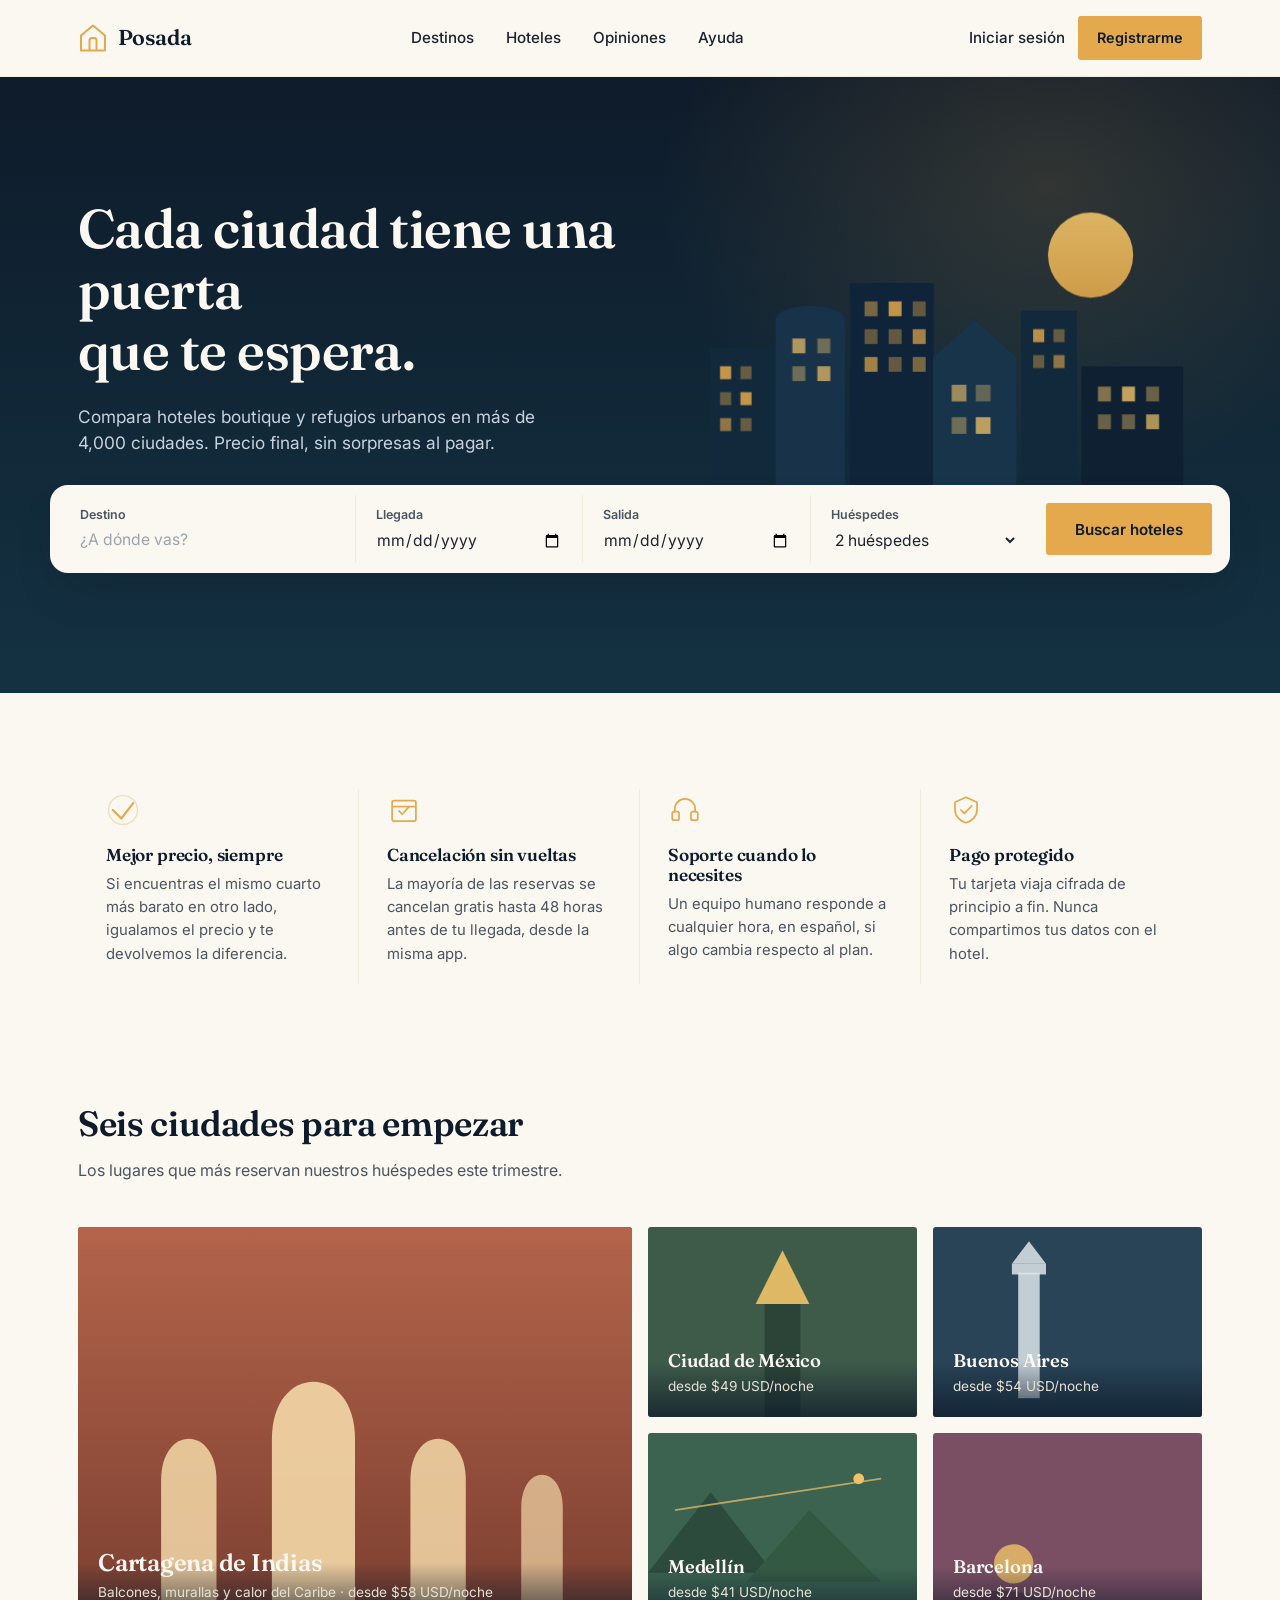
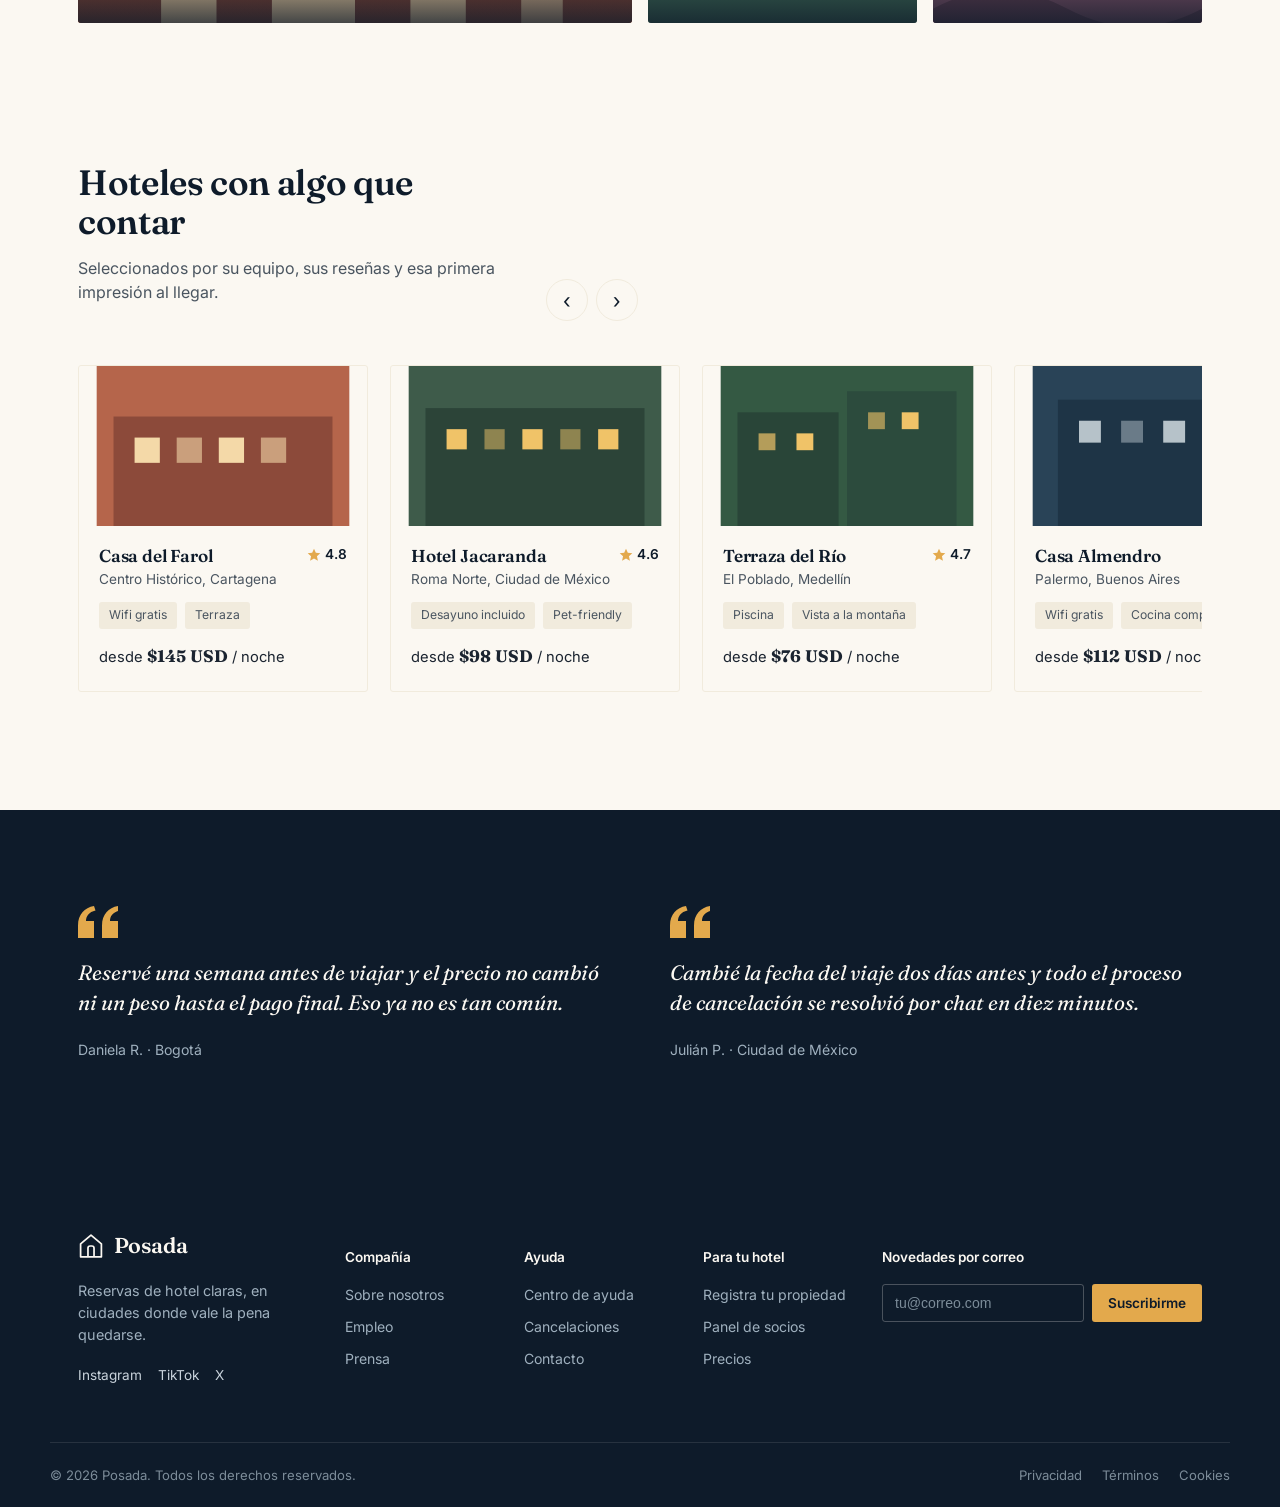
<file: index.html>
<!DOCTYPE html>
<html lang="es">
<head>
<meta charset="UTF-8">
<meta name="viewport" content="width=device-width, initial-scale=1.0">
<title>Posada — Reserva hoteles sin sorpresas</title>
<meta name="description" content="Compara y reserva hoteles boutique y refugios urbanos en más de 4,000 ciudades, sin comisiones ocultas.">

<link rel="preconnect" href="https://fonts.googleapis.com">
<link rel="preconnect" href="https://fonts.gstatic.com" crossorigin>
<link href="https://fonts.googleapis.com/css2?family=Fraunces:opsz,wght@9..144,400;9..144,500;9..144,600;9..144,700&family=Inter:wght@400;500;600;700&display=swap" rel="stylesheet">

<link rel="stylesheet" href="css/style.css">
</head>
<body>

<a class="skip-link" href="#main">Saltar al contenido</a>

<header class="site-header" id="siteHeader">
  <div class="wrap header-row">
    <a class="brand" href="#inicio">
      <svg class="brand-mark" width="30" height="30" viewBox="0 0 30 30" fill="none" aria-hidden="true">
        <path d="M15 2.5 L27 12.5 V27.5 H3 V12.5 Z" stroke="currentColor" stroke-width="2" stroke-linejoin="round"/>
        <path d="M11.5 27.5V17.5C11.5 16.1 12.6 15 14 15H16C17.4 15 18.5 16.1 18.5 17.5V27.5" stroke="currentColor" stroke-width="2" stroke-linejoin="round"/>
      </svg>
      <span>Posada</span>
    </a>

    <nav class="main-nav" id="mainNav" aria-label="Navegación principal">
      <a href="#destinos">Destinos</a>
      <a href="#hoteles">Hoteles</a>
      <a href="#opiniones">Opiniones</a>
      <a href="#ayuda">Ayuda</a>
      <a href="#ingresar" class="nav-login-mobile">Iniciar sesión</a>
    </nav>

    <div class="header-actions">
      <a class="btn btn-text" href="#ingresar">Iniciar sesión</a>
      <a class="btn btn-primary btn-small" href="#registro">Registrarme</a>
      <button class="nav-toggle" id="navToggle" aria-expanded="false" aria-controls="mainNav" aria-label="Abrir menú">
        <span></span><span></span><span></span>
      </button>
    </div>
  </div>
</header>

<main id="main">

  <!-- HERO -->
  <section class="hero" id="inicio">
    <div class="hero-sky" aria-hidden="true"></div>

    <div class="wrap hero-grid">
      <div class="hero-copy">
        <h1>Cada ciudad tiene una puerta<br>que te espera.</h1>
        <p class="hero-sub">Compara hoteles boutique y refugios urbanos en más de 4,000 ciudades. Precio final, sin sorpresas al pagar.</p>
      </div>

      <svg class="hero-skyline" id="heroSkyline" viewBox="0 0 560 360" aria-hidden="true">
        <defs>
          <linearGradient id="skyGrad" x1="0" y1="0" x2="0" y2="1">
            <stop offset="0%" stop-color="#1B3A52"/>
            <stop offset="100%" stop-color="#0E1B2A"/>
          </linearGradient>
          <linearGradient id="glow" x1="0" y1="0" x2="0" y2="1">
            <stop offset="0%" stop-color="#F0C368"/>
            <stop offset="100%" stop-color="#E3A94C"/>
          </linearGradient>
        </defs>

        <circle class="skyline-moon" cx="440" cy="80" r="46" fill="url(#glow)" opacity="0.9"/>

        <g class="skyline-piece" style="--d:0s">
          <rect x="30" y="180" width="70" height="160" fill="#12293C"/>
          <rect x="40" y="200" width="12" height="14" fill="#E3A94C" opacity="0.85"/>
          <rect x="62" y="200" width="12" height="14" fill="#E3A94C" opacity="0.4"/>
          <rect x="40" y="228" width="12" height="14" fill="#E3A94C" opacity="0.4"/>
          <rect x="62" y="228" width="12" height="14" fill="#E3A94C" opacity="0.85"/>
          <rect x="40" y="256" width="12" height="14" fill="#E3A94C" opacity="0.6"/>
          <rect x="62" y="256" width="12" height="14" fill="#E3A94C" opacity="0.4"/>
        </g>

        <g class="skyline-piece" style="--d:.08s">
          <path d="M100 340V150 C100 130 175 130 175 150 V340 Z" fill="#183349"/>
          <rect x="118" y="170" width="14" height="16" fill="#F0C368" opacity="0.7"/>
          <rect x="145" y="170" width="14" height="16" fill="#F0C368" opacity="0.4"/>
          <rect x="118" y="200" width="14" height="16" fill="#F0C368" opacity="0.4"/>
          <rect x="145" y="200" width="14" height="16" fill="#F0C368" opacity="0.7"/>
        </g>

        <g class="skyline-piece" style="--d:.16s">
          <rect x="180" y="110" width="90" height="230" fill="#0F2438"/>
          <rect x="196" y="130" width="14" height="16" fill="#E3A94C" opacity="0.5"/>
          <rect x="222" y="130" width="14" height="16" fill="#E3A94C" opacity="0.85"/>
          <rect x="248" y="130" width="14" height="16" fill="#E3A94C" opacity="0.4"/>
          <rect x="196" y="160" width="14" height="16" fill="#E3A94C" opacity="0.4"/>
          <rect x="222" y="160" width="14" height="16" fill="#E3A94C" opacity="0.4"/>
          <rect x="248" y="160" width="14" height="16" fill="#E3A94C" opacity="0.7"/>
          <rect x="196" y="190" width="14" height="16" fill="#E3A94C" opacity="0.7"/>
          <rect x="222" y="190" width="14" height="16" fill="#E3A94C" opacity="0.4"/>
          <rect x="248" y="190" width="14" height="16" fill="#E3A94C" opacity="0.5"/>
        </g>

        <g class="skyline-piece" style="--d:.24s">
          <path d="M270 340V190 L315 150 L360 190 V340 Z" fill="#18344B"/>
          <rect x="290" y="220" width="16" height="18" fill="#F0C368" opacity="0.6"/>
          <rect x="316" y="220" width="16" height="18" fill="#F0C368" opacity="0.35"/>
          <rect x="290" y="255" width="16" height="18" fill="#F0C368" opacity="0.4"/>
          <rect x="316" y="255" width="16" height="18" fill="#F0C368" opacity="0.75"/>
        </g>

        <g class="skyline-piece" style="--d:.32s">
          <rect x="365" y="140" width="60" height="200" fill="#12293C"/>
          <rect x="378" y="160" width="12" height="14" fill="#E3A94C" opacity="0.8"/>
          <rect x="400" y="160" width="12" height="14" fill="#E3A94C" opacity="0.4"/>
          <rect x="378" y="188" width="12" height="14" fill="#E3A94C" opacity="0.4"/>
          <rect x="400" y="188" width="12" height="14" fill="#E3A94C" opacity="0.6"/>
        </g>

        <g class="skyline-piece" style="--d:.4s">
          <rect x="430" y="200" width="110" height="140" fill="#0E2032"/>
          <rect x="448" y="222" width="14" height="16" fill="#F0C368" opacity="0.5"/>
          <rect x="474" y="222" width="14" height="16" fill="#F0C368" opacity="0.8"/>
          <rect x="500" y="222" width="14" height="16" fill="#F0C368" opacity="0.4"/>
          <rect x="448" y="252" width="14" height="16" fill="#F0C368" opacity="0.4"/>
          <rect x="474" y="252" width="14" height="16" fill="#F0C368" opacity="0.4"/>
          <rect x="500" y="252" width="14" height="16" fill="#F0C368" opacity="0.7"/>
        </g>

        <rect x="0" y="335" width="560" height="25" fill="#0A1520"/>
      </svg>
    </div>

    <form class="search-card wrap" id="searchForm">
      <div class="field field-dest">
        <label for="destino">Destino</label>
        <input type="text" id="destino" name="destino" placeholder="¿A dónde vas?" autocomplete="off" required>
      </div>
      <div class="field">
        <label for="llegada">Llegada</label>
        <input type="date" id="llegada" name="llegada" required>
      </div>
      <div class="field">
        <label for="salida">Salida</label>
        <input type="date" id="salida" name="salida" required>
      </div>
      <div class="field">
        <label for="huespedes">Huéspedes</label>
        <select id="huespedes" name="huespedes">
          <option>1 huésped</option>
          <option selected>2 huéspedes</option>
          <option>3 huéspedes</option>
          <option>4+ huéspedes</option>
        </select>
      </div>
      <button type="submit" class="btn btn-primary search-submit">Buscar hoteles</button>
    </form>
  </section>

  <!-- VALUE PROPS -->
  <section class="values">
    <div class="wrap values-row">
      <div class="value-item">
        <svg viewBox="0 0 40 40" aria-hidden="true"><path d="M8 20 L18 30 L32 12" fill="none" stroke="currentColor" stroke-width="2.5" stroke-linecap="round" stroke-linejoin="round"/><circle cx="20" cy="20" r="17" fill="none" stroke="currentColor" stroke-width="1.5" opacity="0.35"/></svg>
        <h3>Mejor precio, siempre</h3>
        <p>Si encuentras el mismo cuarto más barato en otro lado, igualamos el precio y te devolvemos la diferencia.</p>
      </div>
      <div class="value-item">
        <svg viewBox="0 0 40 40" aria-hidden="true"><rect x="6" y="9" width="28" height="24" rx="2" fill="none" stroke="currentColor" stroke-width="2"/><path d="M6 16H34" stroke="currentColor" stroke-width="2"/><path d="M14 21L18 25L26 16" fill="none" stroke="currentColor" stroke-width="2" stroke-linecap="round" stroke-linejoin="round"/></svg>
        <h3>Cancelación sin vueltas</h3>
        <p>La mayoría de las reservas se cancelan gratis hasta 48 horas antes de tu llegada, desde la misma app.</p>
      </div>
      <div class="value-item">
        <svg viewBox="0 0 40 40" aria-hidden="true"><path d="M8 22V19C8 12 13.4 7 20 7C26.6 7 32 12 32 19V22" fill="none" stroke="currentColor" stroke-width="2" stroke-linecap="round"/><rect x="5" y="22" width="8" height="10" rx="2" fill="none" stroke="currentColor" stroke-width="2"/><rect x="27" y="22" width="8" height="10" rx="2" fill="none" stroke="currentColor" stroke-width="2"/></svg>
        <h3>Soporte cuando lo necesites</h3>
        <p>Un equipo humano responde a cualquier hora, en español, si algo cambia respecto al plan.</p>
      </div>
      <div class="value-item">
        <svg viewBox="0 0 40 40" aria-hidden="true"><path d="M20 5 L33 11 V19 C33 27 27.5 33 20 35 C12.5 33 7 27 7 19 V11 Z" fill="none" stroke="currentColor" stroke-width="2" stroke-linejoin="round"/><path d="M14 20L18 24L27 15" fill="none" stroke="currentColor" stroke-width="2" stroke-linecap="round" stroke-linejoin="round"/></svg>
        <h3>Pago protegido</h3>
        <p>Tu tarjeta viaja cifrada de principio a fin. Nunca compartimos tus datos con el hotel.</p>
      </div>
    </div>
  </section>

  <!-- DESTINOS -->
  <section class="destinos" id="destinos">
    <div class="wrap">
      <div class="section-head">
        <h2>Seis ciudades para empezar</h2>
        <p>Los lugares que más reservan nuestros huéspedes este trimestre.</p>
      </div>

      <div class="destino-mosaic">
        <a class="destino-card destino-grande" href="#hoteles">
          <svg viewBox="0 0 400 300" preserveAspectRatio="xMidYMid slice" aria-hidden="true">
            <rect width="400" height="300" fill="#8C4A3A"/>
            <rect width="400" height="300" fill="url(#archGrad)"/>
            <defs><linearGradient id="archGrad" x1="0" y1="0" x2="0" y2="1"><stop offset="0%" stop-color="#B5654B"/><stop offset="100%" stop-color="#7A3E30"/></linearGradient></defs>
            <path d="M60 300V190 C60 150 100 150 100 190 V300" fill="#F4D9A8" opacity="0.85"/>
            <path d="M140 300V160 C140 105 200 105 200 160 V300" fill="#F4D9A8" opacity="0.9"/>
            <path d="M240 300V190 C240 150 280 150 280 190 V300" fill="#F4D9A8" opacity="0.85"/>
            <path d="M320 300V210 C320 178 350 178 350 210 V300" fill="#F4D9A8" opacity="0.7"/>
          </svg>
          <div class="destino-info">
            <h3>Cartagena de Indias</h3>
            <p>Balcones, murallas y calor del Caribe · desde $58 USD/noche</p>
          </div>
        </a>

        <a class="destino-card" href="#hoteles">
          <svg viewBox="0 0 300 220" preserveAspectRatio="xMidYMid slice" aria-hidden="true">
            <rect width="300" height="220" fill="#3E5B4A"/>
            <path d="M150 30 L180 90 L120 90 Z" fill="#F0C368" opacity="0.9"/>
            <rect x="130" y="90" width="40" height="130" fill="#2C4438"/>
          </svg>
          <div class="destino-info"><h3>Ciudad de México</h3><p>desde $49 USD/noche</p></div>
        </a>

        <a class="destino-card" href="#hoteles">
          <svg viewBox="0 0 300 220" preserveAspectRatio="xMidYMid slice" aria-hidden="true">
            <rect width="300" height="220" fill="#294357"/>
            <rect x="95" y="55" width="24" height="140" fill="#DDE6EA" opacity="0.85"/>
            <rect x="88" y="45" width="38" height="12" fill="#DDE6EA" opacity="0.85"/>
            <path d="M88 45 L107 20 L126 45 Z" fill="#DDE6EA" opacity="0.85"/>
          </svg>
          <div class="destino-info"><h3>Buenos Aires</h3><p>desde $54 USD/noche</p></div>
        </a>

        <a class="destino-card" href="#hoteles">
          <svg viewBox="0 0 300 220" preserveAspectRatio="xMidYMid slice" aria-hidden="true">
            <rect width="300" height="220" fill="#3B6350"/>
            <path d="M0 160 L70 70 L140 160 Z" fill="#2C4B3D"/>
            <path d="M110 170 L180 90 L260 170 Z" fill="#345943"/>
            <circle cx="235" cy="55" r="6" fill="#F0C368"/>
            <line x1="30" y1="90" x2="260" y2="55" stroke="#F0C368" stroke-width="2" opacity="0.7"/>
          </svg>
          <div class="destino-info"><h3>Medellín</h3><p>desde $41 USD/noche</p></div>
        </a>

        <a class="destino-card" href="#hoteles">
          <svg viewBox="0 0 300 220" preserveAspectRatio="xMidYMid slice" aria-hidden="true">
            <rect width="300" height="220" fill="#7A4E63"/>
            <path d="M0 200 Q75 160 150 200 T300 200 V220 H0 Z" fill="#5C3A4C"/>
            <circle cx="90" cy="150" r="22" fill="#F0C368" opacity="0.8"/>
          </svg>
          <div class="destino-info"><h3>Barcelona</h3><p>desde $71 USD/noche</p></div>
        </a>
      </div>
    </div>
  </section>

  <!-- HOTELES DESTACADOS -->
  <section class="hoteles" id="hoteles">
    <div class="wrap">
      <div class="section-head section-head-row">
        <div>
          <h2>Hoteles con algo que contar</h2>
          <p>Seleccionados por su equipo, sus reseñas y esa primera impresión al llegar.</p>
        </div>
        <div class="carousel-controls">
          <button type="button" id="carPrev" aria-label="Ver hoteles anteriores">‹</button>
          <button type="button" id="carNext" aria-label="Ver más hoteles">›</button>
        </div>
      </div>

      <div class="hotel-track" id="hotelTrack">

        <article class="hotel-card">
          <svg viewBox="0 0 300 190" class="hotel-thumb" aria-hidden="true"><rect width="300" height="190" fill="#B5654B"/><rect x="20" y="60" width="260" height="130" fill="#8C4A3A"/><rect x="45" y="85" width="30" height="30" fill="#F4D9A8"/><rect x="95" y="85" width="30" height="30" fill="#F4D9A8" opacity="0.6"/><rect x="145" y="85" width="30" height="30" fill="#F4D9A8"/><rect x="195" y="85" width="30" height="30" fill="#F4D9A8" opacity="0.6"/></svg>
          <div class="hotel-body">
            <div class="hotel-top"><h3>Casa del Farol</h3><span class="rating"><svg viewBox="0 0 20 20" width="14" height="14" aria-hidden="true"><path d="M10 1l2.6 5.9 6.4.6-4.8 4.3 1.4 6.3L10 15l-5.6 3.1 1.4-6.3L1 7.5l6.4-.6z" fill="currentColor"/></svg>4.8</span></div>
            <p class="hotel-loc">Centro Histórico, Cartagena</p>
            <div class="hotel-tags"><span>Wifi gratis</span><span>Terraza</span></div>
            <p class="hotel-price">desde <strong>$145 USD</strong> / noche</p>
          </div>
        </article>

        <article class="hotel-card">
          <svg viewBox="0 0 300 190" class="hotel-thumb" aria-hidden="true"><rect width="300" height="190" fill="#3E5B4A"/><rect x="20" y="50" width="260" height="140" fill="#2C4438"/><rect x="45" y="75" width="24" height="24" fill="#F0C368"/><rect x="90" y="75" width="24" height="24" fill="#F0C368" opacity="0.5"/><rect x="135" y="75" width="24" height="24" fill="#F0C368"/><rect x="180" y="75" width="24" height="24" fill="#F0C368" opacity="0.5"/><rect x="225" y="75" width="24" height="24" fill="#F0C368"/></svg>
          <div class="hotel-body">
            <div class="hotel-top"><h3>Hotel Jacaranda</h3><span class="rating"><svg viewBox="0 0 20 20" width="14" height="14" aria-hidden="true"><path d="M10 1l2.6 5.9 6.4.6-4.8 4.3 1.4 6.3L10 15l-5.6 3.1 1.4-6.3L1 7.5l6.4-.6z" fill="currentColor"/></svg>4.6</span></div>
            <p class="hotel-loc">Roma Norte, Ciudad de México</p>
            <div class="hotel-tags"><span>Desayuno incluido</span><span>Pet-friendly</span></div>
            <p class="hotel-price">desde <strong>$98 USD</strong> / noche</p>
          </div>
        </article>

        <article class="hotel-card">
          <svg viewBox="0 0 300 190" class="hotel-thumb" aria-hidden="true"><rect width="300" height="190" fill="#345943"/><rect x="20" y="55" width="120" height="135" fill="#294538"/><rect x="150" y="30" width="130" height="160" fill="#2C4B3D"/><rect x="45" y="80" width="20" height="20" fill="#F0C368" opacity="0.7"/><rect x="90" y="80" width="20" height="20" fill="#F0C368"/><rect x="175" y="55" width="20" height="20" fill="#F0C368" opacity="0.6"/><rect x="215" y="55" width="20" height="20" fill="#F0C368"/></svg>
          <div class="hotel-body">
            <div class="hotel-top"><h3>Terraza del Río</h3><span class="rating"><svg viewBox="0 0 20 20" width="14" height="14" aria-hidden="true"><path d="M10 1l2.6 5.9 6.4.6-4.8 4.3 1.4 6.3L10 15l-5.6 3.1 1.4-6.3L1 7.5l6.4-.6z" fill="currentColor"/></svg>4.7</span></div>
            <p class="hotel-loc">El Poblado, Medellín</p>
            <div class="hotel-tags"><span>Piscina</span><span>Vista a la montaña</span></div>
            <p class="hotel-price">desde <strong>$76 USD</strong> / noche</p>
          </div>
        </article>

        <article class="hotel-card">
          <svg viewBox="0 0 300 190" class="hotel-thumb" aria-hidden="true"><rect width="300" height="190" fill="#294357"/><rect x="30" y="40" width="240" height="150" fill="#1E3446"/><rect x="55" y="65" width="26" height="26" fill="#DDE6EA" opacity="0.8"/><rect x="105" y="65" width="26" height="26" fill="#DDE6EA" opacity="0.4"/><rect x="155" y="65" width="26" height="26" fill="#DDE6EA" opacity="0.8"/><rect x="205" y="65" width="26" height="26" fill="#DDE6EA" opacity="0.4"/></svg>
          <div class="hotel-body">
            <div class="hotel-top"><h3>Casa Almendro</h3><span class="rating"><svg viewBox="0 0 20 20" width="14" height="14" aria-hidden="true"><path d="M10 1l2.6 5.9 6.4.6-4.8 4.3 1.4 6.3L10 15l-5.6 3.1 1.4-6.3L1 7.5l6.4-.6z" fill="currentColor"/></svg>4.9</span></div>
            <p class="hotel-loc">Palermo, Buenos Aires</p>
            <div class="hotel-tags"><span>Wifi gratis</span><span>Cocina compartida</span></div>
            <p class="hotel-price">desde <strong>$112 USD</strong> / noche</p>
          </div>
        </article>

        <article class="hotel-card">
          <svg viewBox="0 0 300 190" class="hotel-thumb" aria-hidden="true"><rect width="300" height="190" fill="#7A4E63"/><rect x="20" y="60" width="260" height="130" fill="#5C3A4C"/><circle cx="70" cy="95" r="16" fill="#F0C368" opacity="0.8"/><rect x="110" y="80" width="28" height="28" fill="#F0C368" opacity="0.5"/><rect x="160" y="80" width="28" height="28" fill="#F0C368"/><rect x="210" y="80" width="28" height="28" fill="#F0C368" opacity="0.5"/></svg>
          <div class="hotel-body">
            <div class="hotel-top"><h3>Hotel Meridiano</h3><span class="rating"><svg viewBox="0 0 20 20" width="14" height="14" aria-hidden="true"><path d="M10 1l2.6 5.9 6.4.6-4.8 4.3 1.4 6.3L10 15l-5.6 3.1 1.4-6.3L1 7.5l6.4-.6z" fill="currentColor"/></svg>4.5</span></div>
            <p class="hotel-loc">Eixample, Barcelona</p>
            <div class="hotel-tags"><span>Spa</span><span>Vista al mar</span></div>
            <p class="hotel-price">desde <strong>$160 USD</strong> / noche</p>
          </div>
        </article>

      </div>
    </div>
  </section>

  <!-- TESTIMONIOS -->
  <section class="opiniones" id="opiniones">
    <div class="wrap opiniones-grid">
      <div class="opinion">
        <svg class="quote-mark" viewBox="0 0 40 32" aria-hidden="true"><path d="M0 32V19.5C0 8.5 6.5 1.5 16 0L17.5 4.5C11 6 8 10 8 15H16V32H0ZM24 32V19.5C24 8.5 30.5 1.5 40 0L41.5 4.5C35 6 32 10 32 15H40V32H24Z" fill="currentColor"/></svg>
        <p>Reservé una semana antes de viajar y el precio no cambió ni un peso hasta el pago final. Eso ya no es tan común.</p>
        <span class="opinion-autor">Daniela R. · Bogotá</span>
      </div>
      <div class="opinion">
        <svg class="quote-mark" viewBox="0 0 40 32" aria-hidden="true"><path d="M0 32V19.5C0 8.5 6.5 1.5 16 0L17.5 4.5C11 6 8 10 8 15H16V32H0ZM24 32V19.5C24 8.5 30.5 1.5 40 0L41.5 4.5C35 6 32 10 32 15H40V32H24Z" fill="currentColor"/></svg>
        <p>Cambié la fecha del viaje dos días antes y todo el proceso de cancelación se resolvió por chat en diez minutos.</p>
        <span class="opinion-autor">Julián P. · Ciudad de México</span>
      </div>
    </div>
  </section>
</main>

<footer class="site-footer" id="ayuda">
  <div class="wrap footer-grid">
    <div class="footer-brand">
      <a class="brand" href="#inicio">
        <svg width="26" height="26" viewBox="0 0 30 30" fill="none" aria-hidden="true"><path d="M15 2.5 L27 12.5 V27.5 H3 V12.5 Z" stroke="currentColor" stroke-width="2" stroke-linejoin="round"/><path d="M11.5 27.5V17.5C11.5 16.1 12.6 15 14 15H16C17.4 15 18.5 16.1 18.5 17.5V27.5" stroke="currentColor" stroke-width="2" stroke-linejoin="round"/></svg>
        <span>Posada</span>
      </a>
      <p>Reservas de hotel claras, en ciudades donde vale la pena quedarse.</p>
      <div class="social-links">
        <a href="#">Instagram</a>
        <a href="#">TikTok</a>
        <a href="#">X</a>
      </div>
    </div>

    <div class="footer-col">
      <h4>Compañía</h4>
      <a href="#">Sobre nosotros</a>
      <a href="#">Empleo</a>
      <a href="#">Prensa</a>
    </div>

    <div class="footer-col">
      <h4>Ayuda</h4>
      <a href="#">Centro de ayuda</a>
      <a href="#">Cancelaciones</a>
      <a href="#">Contacto</a>
    </div>

    <div class="footer-col">
      <h4>Para tu hotel</h4>
      <a href="#">Registra tu propiedad</a>
      <a href="#">Panel de socios</a>
      <a href="#">Precios</a>
    </div>

    <div class="footer-col footer-newsletter">
      <h4>Novedades por correo</h4>
      <form id="newsletterForm">
        <input type="email" placeholder="tu@correo.com" required aria-label="Correo electrónico">
        <button type="submit">Suscribirme</button>
      </form>
      <p class="newsletter-msg" id="newsletterMsg" role="status"></p>
    </div>
  </div>

  <div class="wrap footer-bottom">
    <p>© 2026 Posada. Todos los derechos reservados.</p>
    <div class="footer-legal">
      <a href="#">Privacidad</a>
      <a href="#">Términos</a>
      <a href="#">Cookies</a>
    </div>
  </div>
</footer>

<div class="toast" id="toast" role="status" aria-live="polite"></div>

<script src="js/main.js"></script>
</body>
</html>
</file>
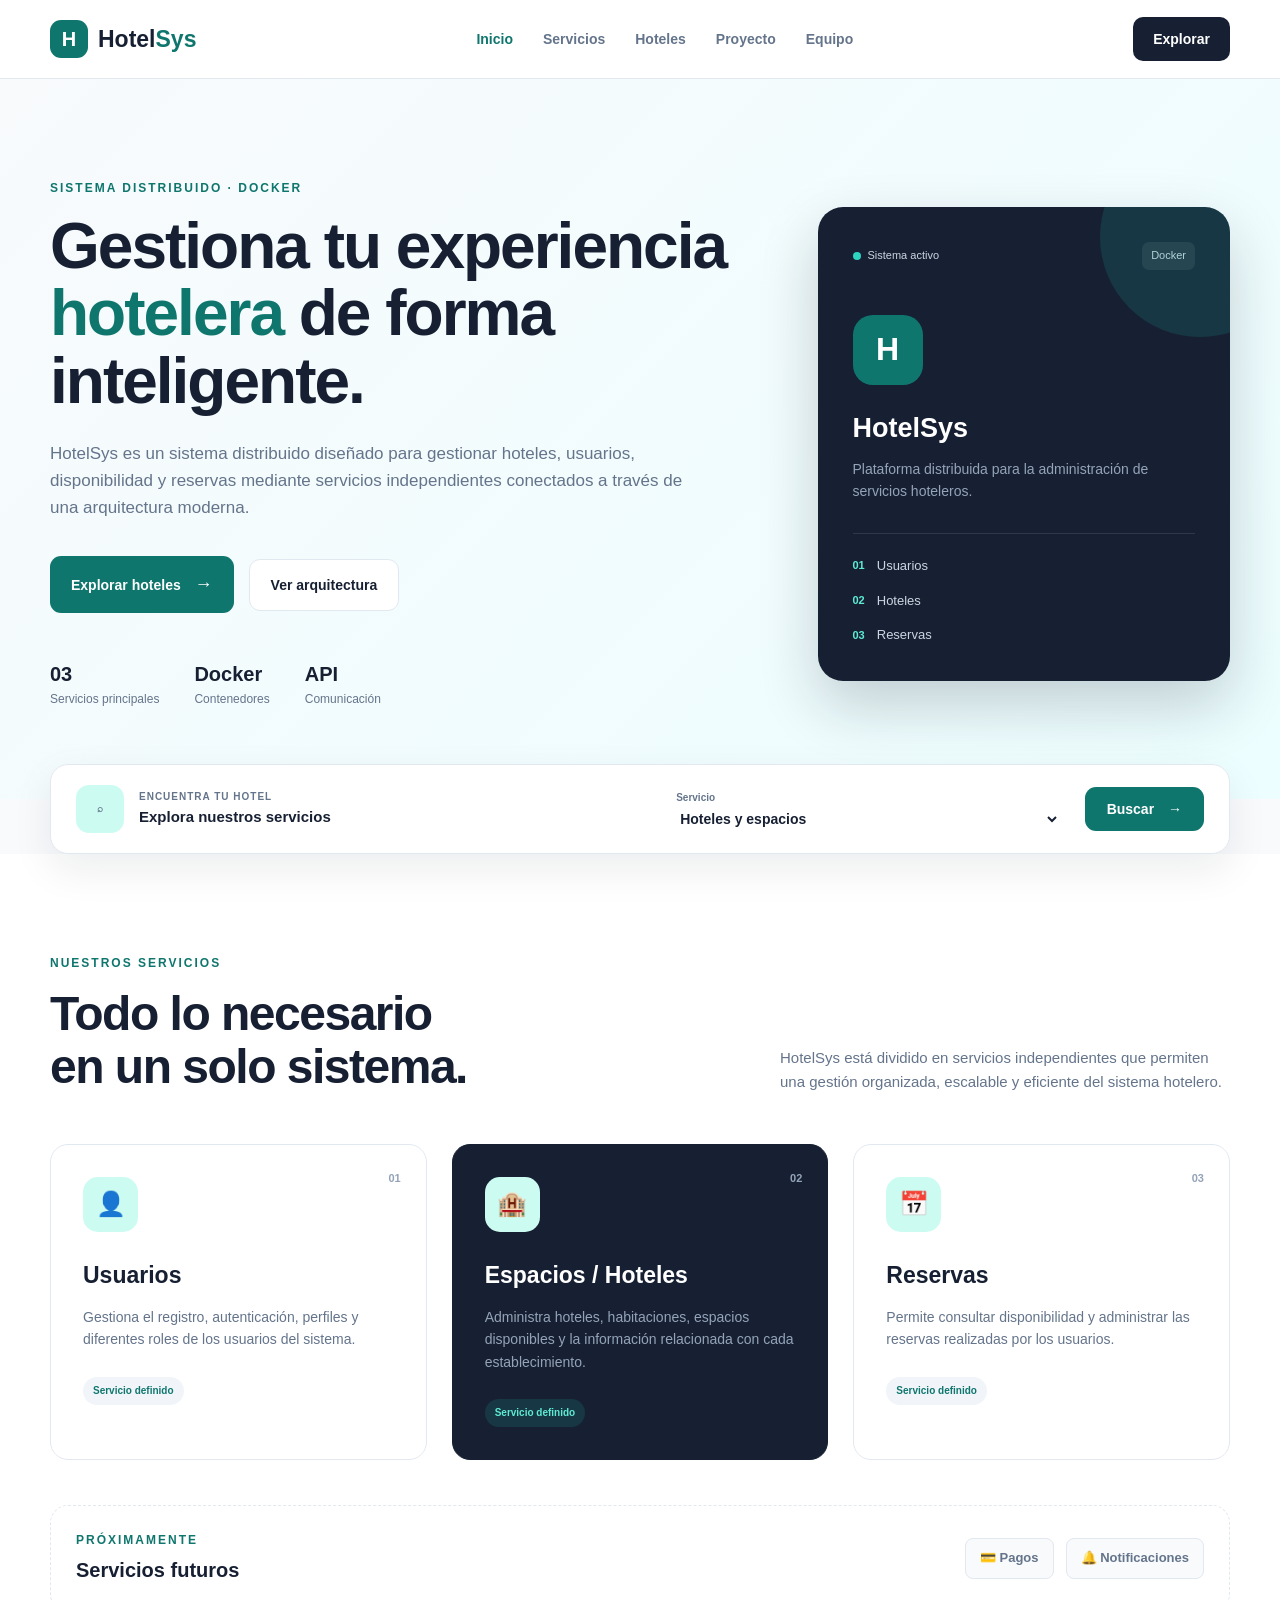
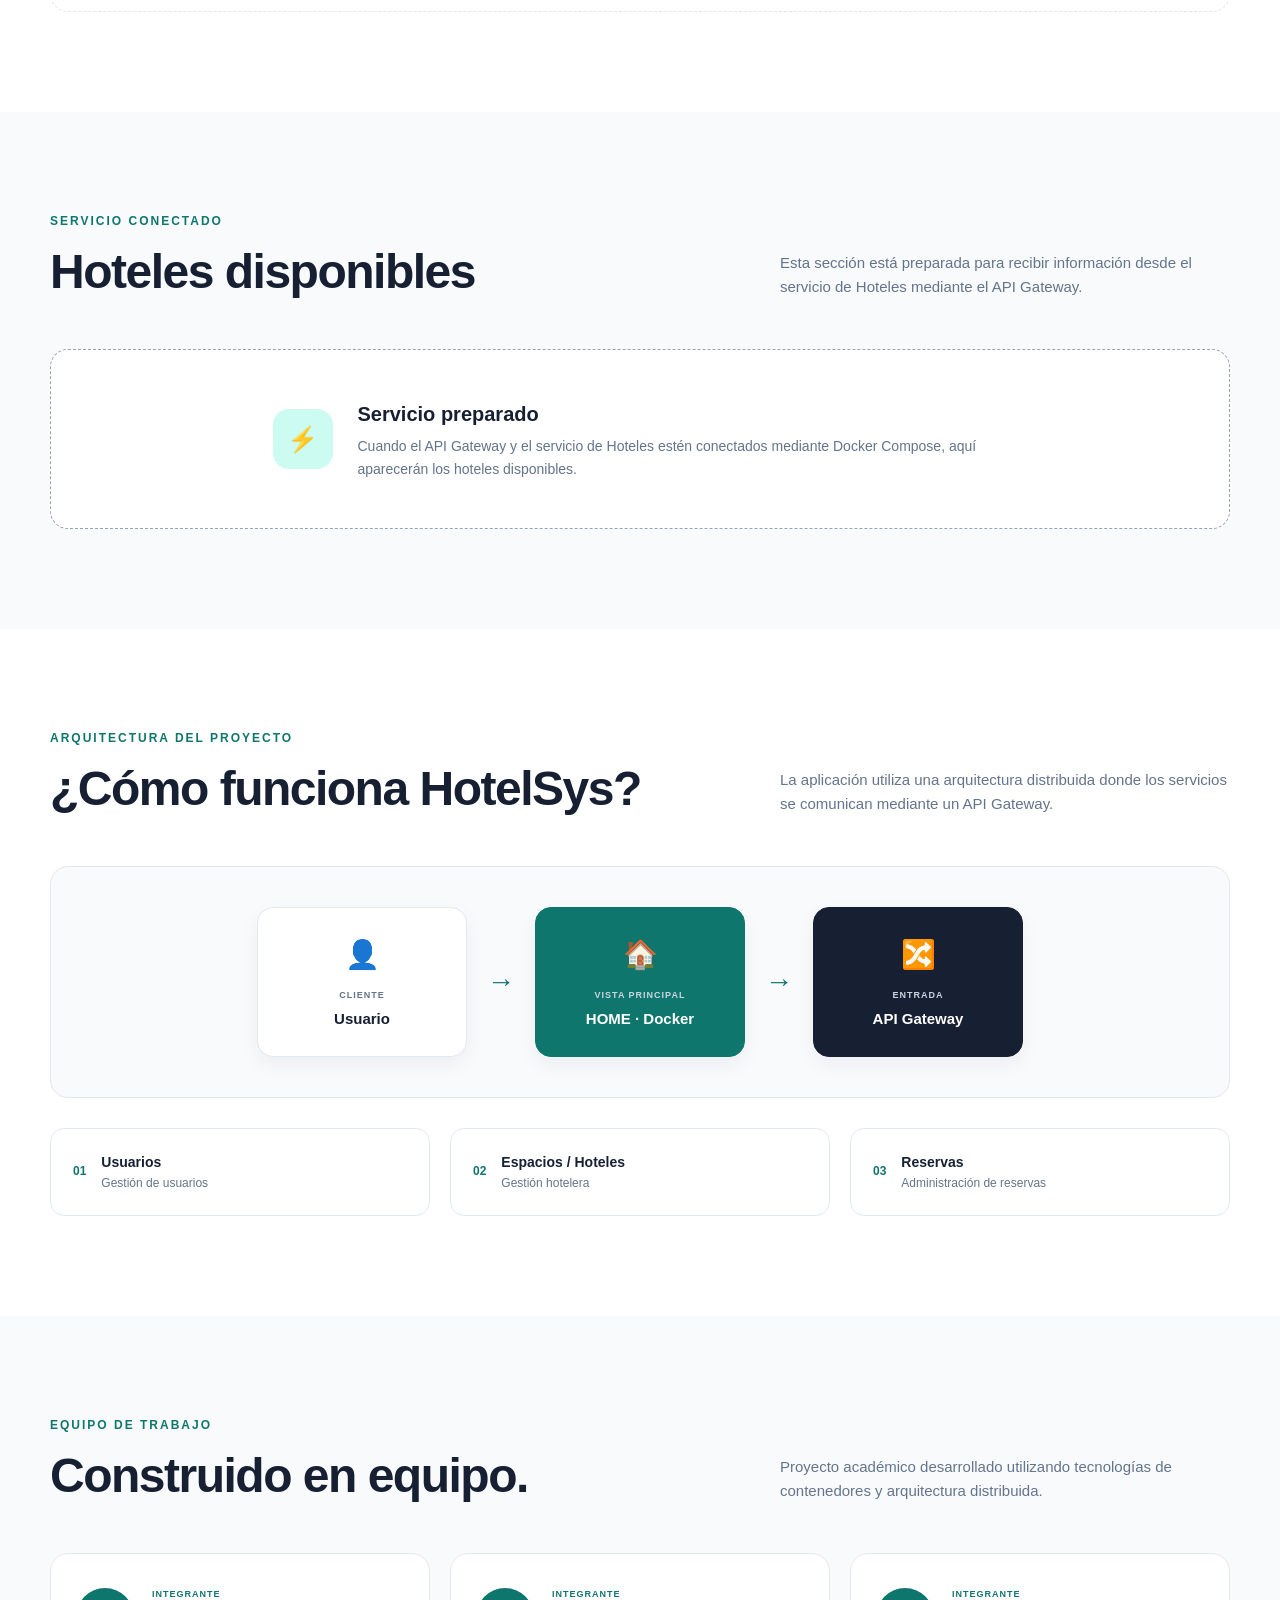
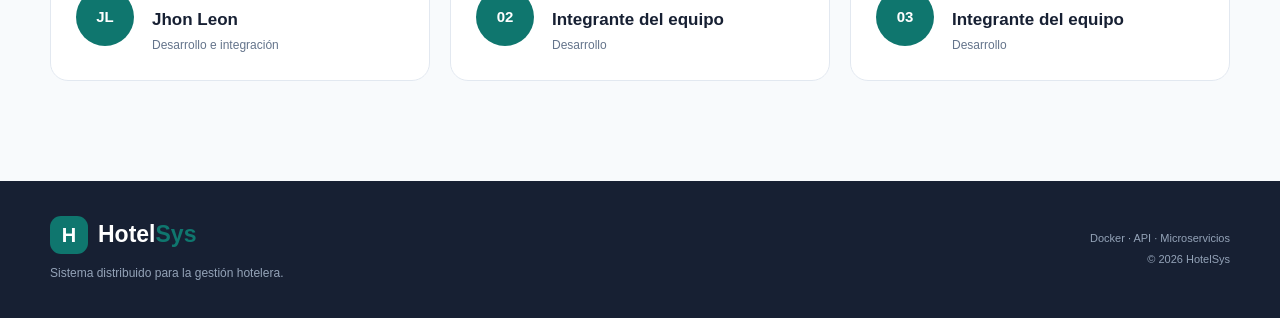
<file: home_hotel/index.html>
<!DOCTYPE html>
<html lang="es">
<head>
    <meta charset="UTF-8">
    <meta name="viewport" content="width=device-width, initial-scale=1.0">

    <title>HotelSys | Sistema Hotelero</title>

    <link rel="stylesheet" href="style.css">
</head>

<body>

    <!-- =========================
         NAVBAR
    ========================== -->
    <header class="navbar">

        <div class="container nav-content">

            <a href="#inicio" class="logo">
                <span class="logo-icon">H</span>
                <span>Hotel<span>Sys</span></span>
            </a>

            <nav class="nav-menu">

                <a href="#inicio" class="active">
                    Inicio
                </a>

                <a href="#servicios">
                    Servicios
                </a>

                <a href="#hoteles">
                    Hoteles
                </a>

                <a href="#arquitectura">
                    Proyecto
                </a>

                <a href="#equipo">
                    Equipo
                </a>

            </nav>

            <a href="#hoteles" class="nav-button">
                Explorar
            </a>

        </div>

    </header>


    <!-- =========================
         HERO
    ========================== -->
    <main>

        <section id="inicio" class="hero">

            <div class="container hero-content">

                <div class="hero-text">

                    <p class="eyebrow">
                        SISTEMA DISTRIBUIDO · DOCKER
                    </p>

                    <h1>
                        Gestiona tu experiencia
                        <span>hotelera</span>
                        de forma inteligente.
                    </h1>

                    <p class="hero-description">
                        HotelSys es un sistema distribuido diseñado
                        para gestionar hoteles, usuarios, disponibilidad
                        y reservas mediante servicios independientes
                        conectados a través de una arquitectura moderna.
                    </p>

                    <div class="hero-buttons">

                        <a href="#hoteles" class="primary-button">
                            Explorar hoteles
                            <span>→</span>
                        </a>

                        <a href="#arquitectura" class="secondary-button">
                            Ver arquitectura
                        </a>

                    </div>

                    <div class="hero-info">

                        <div>
                            <strong>03</strong>
                            <span>Servicios principales</span>
                        </div>

                        <div>
                            <strong>Docker</strong>
                            <span>Contenedores</span>
                        </div>

                        <div>
                            <strong>API</strong>
                            <span>Comunicación</span>
                        </div>

                    </div>

                </div>


                <div class="hero-card">

                    <div class="hero-card-top">

                        <span class="status">
                            <span class="status-dot"></span>
                            Sistema activo
                        </span>

                        <span class="docker-label">
                            Docker
                        </span>

                    </div>

                    <div class="hero-card-icon">
                        H
                    </div>

                    <h3>
                        HotelSys
                    </h3>

                    <p>
                        Plataforma distribuida para la
                        administración de servicios hoteleros.
                    </p>

                    <div class="hero-card-line"></div>

                    <div class="hero-card-services">

                        <div>
                            <span class="service-number">01</span>
                            Usuarios
                        </div>

                        <div>
                            <span class="service-number">02</span>
                            Hoteles
                        </div>

                        <div>
                            <span class="service-number">03</span>
                            Reservas
                        </div>

                    </div>

                </div>

            </div>

        </section>


        <!-- =========================
             BUSCADOR
        ========================== -->
        <section class="search-section">

            <div class="container">

                <div class="booking-preview">

                    <div class="search-title">

                        <span class="search-icon">⌕</span>

                        <div>
                            <span>ENCUENTRA TU HOTEL</span>
                            <strong>Explora nuestros servicios</strong>
                        </div>

                    </div>

                    <div class="search-field">

                        <label>
                            Servicio
                        </label>

                        <select id="service-select">

                            <option value="hoteles">
                                Hoteles y espacios
                            </option>

                            <option value="usuarios">
                                Usuarios
                            </option>

                            <option value="reservas">
                                Reservas
                            </option>

                        </select>

                    </div>

                    <button
                        id="buscar-button"
                        class="search-button"
                        type="button"
                    >
                        Buscar
                        <span>→</span>
                    </button>

                </div>

            </div>

        </section>


        <!-- =========================
             SERVICIOS
        ========================== -->
        <section id="servicios" class="section services">

            <div class="container">

                <div class="section-heading">

                    <div>

                        <p class="eyebrow">
                            NUESTROS SERVICIOS
                        </p>

                        <h2>
                            Todo lo necesario
                            <br>
                            en un solo sistema.
                        </h2>

                    </div>

                    <p class="section-description">
                        HotelSys está dividido en servicios independientes
                        que permiten una gestión organizada, escalable
                        y eficiente del sistema hotelero.
                    </p>

                </div>


                <div class="services-grid">


                    <!-- USUARIOS -->
                    <article class="service-card">

                        <div class="service-card-number">
                            01
                        </div>

                        <div class="service-icon">
                            👤
                        </div>

                        <h3>
                            Usuarios
                        </h3>

                        <p>
                            Gestiona el registro, autenticación,
                            perfiles y diferentes roles de los
                            usuarios del sistema.
                        </p>

                        <span class="service-status">
                            Servicio definido
                        </span>

                    </article>


                    <!-- HOTELES -->
                    <article class="service-card featured">

                        <div class="service-card-number">
                            02
                        </div>

                        <div class="service-icon">
                            🏨
                        </div>

                        <h3>
                            Espacios / Hoteles
                        </h3>

                        <p>
                            Administra hoteles, habitaciones,
                            espacios disponibles y la información
                            relacionada con cada establecimiento.
                        </p>

                        <span class="service-status">
                            Servicio definido
                        </span>

                    </article>


                    <!-- RESERVAS -->
                    <article class="service-card">

                        <div class="service-card-number">
                            03
                        </div>

                        <div class="service-icon">
                            📅
                        </div>

                        <h3>
                            Reservas
                        </h3>

                        <p>
                            Permite consultar disponibilidad y
                            administrar las reservas realizadas
                            por los usuarios.
                        </p>

                        <span class="service-status">
                            Servicio definido
                        </span>

                    </article>

                </div>


                <!-- FUTUROS SERVICIOS -->
                <div class="future-services">

                    <div class="future-title">

                        <p class="eyebrow">
                            PRÓXIMAMENTE
                        </p>

                        <h3>
                            Servicios futuros
                        </h3>

                    </div>

                    <div class="future-list">

                        <span>
                            💳 Pagos
                        </span>

                        <span>
                            🔔 Notificaciones
                        </span>

                    </div>

                </div>

            </div>

        </section>


        <!-- =========================
             HOTELES
        ========================== -->
        <section id="hoteles" class="section hotels">

            <div class="container">

                <div class="section-heading">

                    <div>

                        <p class="eyebrow">
                            SERVICIO CONECTADO
                        </p>

                        <h2>
                            Hoteles disponibles
                        </h2>

                    </div>

                    <p class="section-description">
                        Esta sección está preparada para recibir
                        información desde el servicio de Hoteles
                        mediante el API Gateway.
                    </p>

                </div>


                <div
                    id="hoteles-container"
                    class="hoteles-container"
                >

                    <div class="connection-message">

                        <div class="connection-icon">
                            ⚡
                        </div>

                        <div>

                            <h3>
                                Servicio preparado
                            </h3>

                            <p>
                                Cuando el API Gateway y el servicio
                                de Hoteles estén conectados mediante
                                Docker Compose, aquí aparecerán los
                                hoteles disponibles.
                            </p>

                        </div>

                    </div>

                </div>

            </div>

        </section>


        <!-- =========================
             ARQUITECTURA
        ========================== -->
        <section id="arquitectura" class="section architecture">

            <div class="container">

                <div class="section-heading">

                    <div>

                        <p class="eyebrow">
                            ARQUITECTURA DEL PROYECTO
                        </p>

                        <h2>
                            ¿Cómo funciona HotelSys?
                        </h2>

                    </div>

                    <p class="section-description">
                        La aplicación utiliza una arquitectura
                        distribuida donde los servicios se comunican
                        mediante un API Gateway.
                    </p>

                </div>


                <div class="architecture-flow">


                    <!-- CLIENTE -->
                    <div class="architecture-node">

                        <div class="node-icon">
                            👤
                        </div>

                        <span class="node-label">
                            CLIENTE
                        </span>

                        <strong>
                            Usuario
                        </strong>

                    </div>


                    <div class="flow-arrow">
                        →
                    </div>


                    <!-- HOME -->
                    <div class="architecture-node main-node">

                        <div class="node-icon">
                            🏠
                        </div>

                        <span class="node-label">
                            VISTA PRINCIPAL
                        </span>

                        <strong>
                            HOME · Docker
                        </strong>

                    </div>


                    <div class="flow-arrow">
                        →
                    </div>


                    <!-- GATEWAY -->
                    <div class="architecture-node gateway-node">

                        <div class="node-icon">
                            🔀
                        </div>

                        <span class="node-label">
                            ENTRADA
                        </span>

                        <strong>
                            API Gateway
                        </strong>

                    </div>

                </div>


                <!-- SERVICIOS -->
                <div class="architecture-services">

                    <div class="architecture-service">

                        <span>01</span>

                        <div>
                            <strong>
                                Usuarios
                            </strong>

                            <small>
                                Gestión de usuarios
                            </small>
                        </div>

                    </div>


                    <div class="architecture-service">

                        <span>02</span>

                        <div>
                            <strong>
                                Espacios / Hoteles
                            </strong>

                            <small>
                                Gestión hotelera
                            </small>
                        </div>

                    </div>


                    <div class="architecture-service">

                        <span>03</span>

                        <div>
                            <strong>
                                Reservas
                            </strong>

                            <small>
                                Administración de reservas
                            </small>
                        </div>

                    </div>

                </div>

            </div>

        </section>


        <!-- =========================
             EQUIPO
        ========================== -->
        <section id="equipo" class="section team">

            <div class="container">

                <div class="section-heading">

                    <div>

                        <p class="eyebrow">
                            EQUIPO DE TRABAJO
                        </p>

                        <h2>
                            Construido en equipo.
                        </h2>

                    </div>

                    <p class="section-description">
                        Proyecto académico desarrollado utilizando
                        tecnologías de contenedores y arquitectura
                        distribuida.
                    </p>

                </div>


                <div class="team-grid">


                    <div class="team-card">

                        <div class="team-avatar">
                            JL
                        </div>

                        <div>

                            <span>
                                INTEGRANTE
                            </span>

                            <h3>
                                Jhon Leon
                            </h3>

                            <p>
                                Desarrollo e integración
                            </p>

                        </div>

                    </div>


                    <div class="team-card">

                        <div class="team-avatar">
                            02
                        </div>

                        <div>

                            <span>
                                INTEGRANTE
                            </span>

                            <h3>
                                Integrante del equipo
                            </h3>

                            <p>
                                Desarrollo
                            </p>

                        </div>

                    </div>


                    <div class="team-card">

                        <div class="team-avatar">
                            03
                        </div>

                        <div>

                            <span>
                                INTEGRANTE
                            </span>

                            <h3>
                                Integrante del equipo
                            </h3>

                            <p>
                                Desarrollo
                            </p>

                        </div>

                    </div>

                </div>

            </div>

        </section>


    </main>


    <!-- =========================
         FOOTER
    ========================== -->
    <footer class="footer">

        <div class="container footer-content">

            <div>

                <a href="#inicio" class="logo footer-logo">

                    <span class="logo-icon">
                        H
                    </span>

                    <span>
                        Hotel<span>Sys</span>
                    </span>

                </a>

                <p>
                    Sistema distribuido para la gestión
                    hotelera.
                </p>

            </div>


            <div class="footer-right">

                <span>
                    Docker · API · Microservicios
                </span>

                <span>
                    © 2026 HotelSys
                </span>

            </div>

        </div>

    </footer>


    <!-- JAVASCRIPT -->
    <script src="script.js"></script>

</body>
</html>
</file>
<file: css/style.css>
/* ==========================================================================
   Posada — hoja de estilos principal
   ========================================================================== */

:root{
  /* color */
  --ink-900: #0E1B2A;
  --ink-800: #143242;
  --ink-700: #1B3A52;
  --sand-100: #FBF8F2;
  --sand-200: #F1EBDD;
  --stone-700: #4A5560;
  --stone-900: #1B2430;
  --gold-500: #E3A94C;
  --gold-400: #F0C368;
  --gold-050: #FCEFD8;
  --ember-500: #C4573C;

  /* type */
  --font-display: "Fraunces", Georgia, "Times New Roman", serif;
  --font-body: "Inter", -apple-system, BlinkMacSystemFont, "Segoe UI", sans-serif;

  /* layout */
  --wrap: 1180px;
  --radius-soft: 18px;
  --radius-tight: 3px;
  --shadow-float: 0 24px 48px -20px rgba(14, 27, 42, 0.35);
  --shadow-card: 0 10px 24px -14px rgba(14, 27, 42, 0.25);
}

*, *::before, *::after{ box-sizing: border-box; }

html{ scroll-behavior: smooth; }

@media (prefers-reduced-motion: reduce){
  html{ scroll-behavior: auto; }
  *, *::before, *::after{
    animation-duration: 0.001ms !important;
    animation-iteration-count: 1 !important;
    transition-duration: 0.001ms !important;
  }
}

body{
  margin: 0;
  font-family: var(--font-body);
  color: var(--stone-900);
  background: var(--sand-100);
  line-height: 1.55;
  -webkit-font-smoothing: antialiased;
}

h1, h2, h3{
  font-family: var(--font-display);
  color: var(--ink-900);
  margin: 0 0 0.4em;
  line-height: 1.12;
  font-weight: 600;
  letter-spacing: -0.01em;
}

p{ margin: 0 0 1em; color: var(--stone-700); max-width: 62ch; }

a{ color: inherit; text-decoration: none; }

img, svg{ display: block; max-width: 100%; }

button{ font-family: inherit; cursor: pointer; }

.wrap{
  width: 100%;
  max-width: var(--wrap);
  margin-inline: auto;
  padding-inline: 28px;
}

.skip-link{
  position: absolute;
  left: -999px;
  top: 0;
  background: var(--ink-900);
  color: var(--sand-100);
  padding: 10px 16px;
  z-index: 999;
}
.skip-link:focus{ left: 16px; top: 16px; }

:focus-visible{
  outline: 2px solid var(--gold-500);
  outline-offset: 3px;
}

/* Buttons ------------------------------------------------------------- */

.btn{
  display: inline-flex;
  align-items: center;
  justify-content: center;
  padding: 13px 24px;
  border-radius: var(--radius-tight);
  font-weight: 600;
  font-size: 0.95rem;
  border: 1px solid transparent;
  transition: background-color 160ms ease, color 160ms ease, border-color 160ms ease;
  white-space: nowrap;
}
.btn-primary{
  background: var(--gold-500);
  color: var(--ink-900);
}
.btn-primary:hover{ background: var(--gold-400); }
.btn-small{ padding: 10px 18px; font-size: 0.9rem; }
.btn-text{
  padding: 10px 6px;
  color: var(--stone-900);
  font-weight: 500;
}
.btn-text:hover{ color: var(--gold-500); }
.btn-ghost{
  border-color: rgba(251, 248, 242, 0.35);
  color: var(--sand-100);
}
.btn-ghost:hover{ border-color: var(--gold-500); color: var(--gold-400); }

/* Header ---------------------------------------------------------------- */

.site-header{
  position: sticky;
  top: 0;
  z-index: 50;
  background: var(--sand-100);
  border-bottom: 1px solid var(--sand-200);
}

.header-row{
  display: flex;
  align-items: center;
  justify-content: space-between;
  gap: 24px;
  height: 76px;
}

.brand{
  display: inline-flex;
  align-items: center;
  gap: 10px;
  font-family: var(--font-display);
  font-size: 1.35rem;
  font-weight: 600;
  color: var(--ink-900);
}
.brand-mark{ color: var(--gold-500); }

.main-nav{
  display: flex;
  gap: 32px;
  margin-inline: auto;
}
.main-nav a{
  font-size: 0.95rem;
  font-weight: 500;
  color: var(--stone-900);
  position: relative;
  padding: 6px 0;
}
.main-nav a:hover{ color: var(--gold-500); }
.nav-login-mobile{ display: none; }

.header-actions{
  display: flex;
  align-items: center;
  gap: 6px;
}

.nav-toggle{
  display: none;
  flex-direction: column;
  justify-content: center;
  gap: 5px;
  width: 40px;
  height: 40px;
  background: none;
  border: none;
  margin-left: 4px;
}
.nav-toggle span{
  width: 22px;
  height: 2px;
  background: var(--ink-900);
  transition: transform 200ms ease, opacity 200ms ease;
}
.nav-toggle[aria-expanded="true"] span:nth-child(1){ transform: translateY(7px) rotate(45deg); }
.nav-toggle[aria-expanded="true"] span:nth-child(2){ opacity: 0; }
.nav-toggle[aria-expanded="true"] span:nth-child(3){ transform: translateY(-7px) rotate(-45deg); }

/* Hero -------------------------------------------------------------------- */

.hero{
  position: relative;
  background: linear-gradient(180deg, var(--ink-900) 0%, var(--ink-800) 100%);
  padding-top: 72px;
  padding-bottom: 120px;
  overflow: hidden;
}

.hero-sky{
  position: absolute;
  inset: 0;
  background: radial-gradient(560px 420px at 82% 18%, rgba(227, 169, 76, 0.16), transparent 70%);
  pointer-events: none;
}

.hero-grid{
  position: relative;
  z-index: 2;
  display: grid;
  grid-template-columns: 1.05fr 0.95fr;
  align-items: start;
  gap: 32px;
  padding-top: 32px;
}

.hero-copy{ padding-top: 18px; padding-bottom: 84px; }

.hero-copy h1{
  color: var(--sand-100);
  font-size: clamp(2.3rem, 4.4vw, 3.4rem);
  max-width: 15ch;
}

.hero-sub{
  color: #C9D3DC;
  font-size: 1.08rem;
  max-width: 42ch;
  margin-bottom: 0;
}

.hero-skyline{
  width: 100%;
  height: auto;
  justify-self: end;
}

.skyline-piece{
  opacity: 0;
  transform: translateY(24px);
  animation: rise 700ms cubic-bezier(.2,.7,.3,1) forwards;
  animation-delay: var(--d);
}
.skyline-moon{
  opacity: 0;
  animation: glow-in 900ms ease forwards;
  animation-delay: 0.1s;
}
@keyframes rise{
  to{ opacity: 1; transform: translateY(0); }
}
@keyframes glow-in{
  to{ opacity: 0.9; }
}

/* Search card floats between hero and next section */
.search-card{
  position: relative;
  z-index: 3;
  margin-top: -56px;
  background: var(--sand-100);
  border-radius: var(--radius-soft);
  box-shadow: var(--shadow-float);
  display: grid;
  grid-template-columns: 1.3fr 1fr 1fr 1fr auto;
  gap: 0;
  padding: 10px;
}

.field{
  display: flex;
  flex-direction: column;
  gap: 4px;
  padding: 10px 20px;
  border-right: 1px solid var(--sand-200);
}
.field:last-of-type{ border-right: none; }
.field label{
  font-size: 0.78rem;
  font-weight: 600;
  color: var(--stone-700);
}
.field input,
.field select{
  border: none;
  background: none;
  font-family: var(--font-body);
  font-size: 0.98rem;
  color: var(--stone-900);
  padding: 2px 0;
}
.field input:focus,
.field select:focus{ outline: none; }
.field input::placeholder{ color: #9AA4AD; }

.search-submit{
  margin: 8px;
  padding-inline: 28px;
}

/* Value props ------------------------------------------------------------- */

.values{ padding: 96px 0 80px; }

.values-row{
  display: grid;
  grid-template-columns: repeat(4, 1fr);
}

.value-item{
  padding: 4px 28px;
  border-right: 1px solid var(--sand-200);
}
.value-item:last-child{ border-right: none; }

.value-item svg{
  width: 34px;
  height: 34px;
  color: var(--gold-500);
  margin-bottom: 18px;
}
.value-item h3{
  font-size: 1.08rem;
  margin-bottom: 0.5em;
}
.value-item p{ font-size: 0.93rem; }

/* Section heads ------------------------------------------------------------ */

.section-head{ max-width: 56ch; margin-bottom: 44px; }
.section-head h2{ font-size: clamp(1.7rem, 3vw, 2.2rem); }
.section-head-row{
  display: flex;
  align-items: flex-end;
  justify-content: space-between;
  gap: 24px;
}

/* Destinos mosaic ----------------------------------------------------------- */

.destinos{ padding: 40px 0 100px; background: var(--sand-100); }

.destino-mosaic{
  display: grid;
  grid-template-columns: repeat(4, 1fr);
  grid-template-rows: repeat(2, 190px);
  gap: 16px;
}

.destino-card{
  position: relative;
  overflow: hidden;
  border-radius: var(--radius-tight);
  display: block;
}
.destino-card svg{
  position: absolute;
  inset: 0;
  width: 100%;
  height: 100%;
  transition: transform 400ms ease;
}
.destino-card:hover svg{ transform: scale(1.05); }

.destino-grande{ grid-column: span 2; grid-row: span 2; }

.destino-info{
  position: absolute;
  left: 0; right: 0; bottom: 0;
  padding: 20px;
  background: linear-gradient(0deg, rgba(14,27,42,0.75) 0%, rgba(14,27,42,0) 65%);
}
.destino-info h3{
  color: var(--sand-100);
  font-size: 1.15rem;
  margin-bottom: 0.2em;
}
.destino-grande .destino-info h3{ font-size: 1.5rem; }
.destino-info p{ color: #E7E1D3; font-size: 0.85rem; margin: 0; }

/* Hoteles carousel ------------------------------------------------------- */

.hoteles{ padding: 40px 0 110px; }

.carousel-controls{ display: flex; gap: 8px; flex-shrink: 0; }
.carousel-controls button{
  width: 42px; height: 42px;
  border-radius: 50%;
  border: 1px solid var(--sand-200);
  background: var(--sand-100);
  font-size: 1.3rem;
  color: var(--ink-900);
  transition: border-color 160ms ease, color 160ms ease;
}
.carousel-controls button:hover{ border-color: var(--gold-500); color: var(--gold-500); }

.hotel-track{
  display: flex;
  gap: 22px;
  overflow-x: auto;
  scroll-snap-type: x mandatory;
  padding-bottom: 8px;
  scrollbar-width: thin;
}
.hotel-track::-webkit-scrollbar{ height: 6px; }
.hotel-track::-webkit-scrollbar-thumb{ background: var(--sand-200); border-radius: 4px; }

.hotel-card{
  flex: 0 0 290px;
  scroll-snap-align: start;
  background: var(--sand-100);
  border: 1px solid var(--sand-200);
  border-radius: var(--radius-tight);
  overflow: hidden;
}
.hotel-thumb{ width: 100%; height: 160px; }

.hotel-body{ padding: 18px 20px 22px; }
.hotel-top{
  display: flex;
  align-items: baseline;
  justify-content: space-between;
  gap: 12px;
}
.hotel-top h3{ font-size: 1.08rem; margin: 0; }
.rating{
  display: inline-flex;
  align-items: center;
  gap: 4px;
  font-size: 0.85rem;
  font-weight: 600;
  color: var(--ink-900);
  flex-shrink: 0;
}
.rating svg{ color: var(--gold-500); }

.hotel-loc{ font-size: 0.85rem; margin: 4px 0 12px; color: var(--stone-700); }

.hotel-tags{ display: flex; gap: 8px; flex-wrap: wrap; margin-bottom: 14px; }
.hotel-tags span{
  font-size: 0.76rem;
  padding: 4px 10px;
  background: var(--sand-200);
  border-radius: var(--radius-tight);
  color: var(--stone-700);
}

.hotel-price{ font-size: 0.92rem; margin: 0; color: var(--stone-900); }
.hotel-price strong{ font-family: var(--font-display); font-size: 1.05rem; }

/* Opiniones ------------------------------------------------------------- */

.opiniones{ background: var(--ink-900); padding: 96px 0; }

.opiniones-grid{
  display: grid;
  grid-template-columns: 1fr 1fr;
  gap: 60px;
}

.quote-mark{
  width: 40px; height: 32px;
  color: var(--gold-500);
  margin-bottom: 20px;
}

.opinion p{
  font-family: var(--font-display);
  font-style: italic;
  font-size: 1.3rem;
  color: var(--sand-100);
  line-height: 1.45;
  max-width: 42ch;
}

.opinion-autor{
  display: block;
  margin-top: 18px;
  font-size: 0.88rem;
  color: #9FB0BE;
}

/* App CTA ----------------------------------------------------------------- */

.app-cta{
  background: linear-gradient(135deg, var(--ink-800) 0%, var(--ink-700) 100%);
  padding: 100px 0;
}

.app-cta-grid{
  display: grid;
  grid-template-columns: 1.1fr 0.7fr;
  align-items: center;
  gap: 48px;
}

.app-copy h2{ color: var(--sand-100); font-size: clamp(1.7rem, 3vw, 2.3rem); }
.app-copy p{ color: #C9D3DC; max-width: 46ch; }

.app-buttons{ display: flex; gap: 14px; margin-top: 24px; flex-wrap: wrap; }

.phone-mock{ width: 100%; max-width: 220px; justify-self: center; }

/* Footer -------------------------------------------------------------------- */

.site-footer{ background: var(--ink-900); padding-top: 72px; }

.footer-grid{
  display: grid;
  grid-template-columns: 1.6fr 1fr 1fr 1fr 1.3fr;
  gap: 32px;
  padding-bottom: 56px;
  border-bottom: 1px solid rgba(251,248,242,0.1);
}

.footer-brand p{ color: #9FB0BE; font-size: 0.9rem; margin-top: 14px; max-width: 32ch; }
.footer-brand .brand{ color: var(--sand-100); }

.social-links{ display: flex; gap: 16px; margin-top: 18px; }
.social-links a{ font-size: 0.85rem; color: #C9D3DC; }
.social-links a:hover{ color: var(--gold-500); }

.footer-col h4{
  font-family: var(--font-body);
  font-size: 0.85rem;
  font-weight: 600;
  color: var(--sand-100);
  margin-bottom: 16px;
}
.footer-col a{
  display: block;
  font-size: 0.88rem;
  color: #9FB0BE;
  margin-bottom: 10px;
}
.footer-col a:hover{ color: var(--gold-500); }

.footer-newsletter form{ display: flex; gap: 8px; }
.footer-newsletter input{
  flex: 1;
  min-width: 0;
  padding: 10px 12px;
  border-radius: var(--radius-tight);
  border: 1px solid rgba(251,248,242,0.25);
  background: transparent;
  color: var(--sand-100);
  font-size: 0.88rem;
}
.footer-newsletter input::placeholder{ color: #7C8C99; }
.footer-newsletter button{
  padding: 10px 16px;
  border-radius: var(--radius-tight);
  border: none;
  background: var(--gold-500);
  color: var(--ink-900);
  font-weight: 600;
  font-size: 0.85rem;
  flex-shrink: 0;
}
.footer-newsletter button:hover{ background: var(--gold-400); }
.newsletter-msg{
  margin: 10px 0 0;
  font-size: 0.82rem;
  color: var(--gold-400);
  min-height: 1.2em;
}

.footer-bottom{
  display: flex;
  align-items: center;
  justify-content: space-between;
  padding: 22px 0;
  flex-wrap: wrap;
  gap: 12px;
}
.footer-bottom p{ color: #7C8C99; font-size: 0.82rem; margin: 0; }
.footer-legal{ display: flex; gap: 20px; }
.footer-legal a{ font-size: 0.82rem; color: #7C8C99; }
.footer-legal a:hover{ color: var(--gold-500); }

/* Toast --------------------------------------------------------------------- */

.toast{
  position: fixed;
  left: 50%;
  bottom: 28px;
  transform: translate(-50%, 20px);
  background: var(--ink-900);
  color: var(--sand-100);
  padding: 14px 22px;
  border-radius: var(--radius-tight);
  font-size: 0.9rem;
  box-shadow: var(--shadow-card);
  opacity: 0;
  pointer-events: none;
  transition: opacity 220ms ease, transform 220ms ease;
  z-index: 100;
}
.toast.show{
  opacity: 1;
  transform: translate(-50%, 0);
}

/* ==========================================================================
   Responsive
   ========================================================================== */

@media (max-width: 980px){
  .main-nav{ display: none; }
  .nav-toggle{ display: flex; }

  .site-header.nav-open .main-nav{
    display: flex;
    flex-direction: column;
    position: absolute;
    top: 76px; left: 0; right: 0;
    background: var(--sand-100);
    padding: 20px 28px 28px;
    gap: 18px;
    border-bottom: 1px solid var(--sand-200);
  }
  .site-header.nav-open .nav-login-mobile{
    display: block;
    padding-top: 14px;
    border-top: 1px solid var(--sand-200);
    color: var(--stone-700);
  }

  .hero-grid{ grid-template-columns: 1fr; }
  .hero-skyline{ justify-self: center; max-width: 420px; margin-top: 32px; }

  .search-card{
    grid-template-columns: 1fr 1fr;
    grid-template-rows: auto auto auto;
  }
  .field{ border-right: none; border-bottom: 1px solid var(--sand-200); }
  .field-dest{ grid-column: span 2; }
  .search-submit{ grid-column: span 2; }

  .values-row{ grid-template-columns: 1fr 1fr; row-gap: 32px; }
  .value-item{ border-right: none; }
  .value-item:nth-child(odd){ border-right: 1px solid var(--sand-200); }

  .destino-mosaic{ grid-template-columns: repeat(2, 1fr); grid-template-rows: repeat(3, 190px); }
  .destino-grande{ grid-column: span 2; grid-row: span 1; }

  .opiniones-grid{ grid-template-columns: 1fr; gap: 40px; }

  .app-cta-grid{ grid-template-columns: 1fr; text-align: left; }
  .phone-mock{ justify-self: start; margin-top: 32px; }

  .footer-grid{ grid-template-columns: 1fr 1fr; }
}

@media (max-width: 620px){
  .header-actions .btn-text{ display: none; }

  .values-row{ grid-template-columns: 1fr; }
  .value-item:nth-child(odd){ border-right: none; }

  .destino-mosaic{ grid-template-columns: 1fr; grid-template-rows: repeat(6, 220px); }
  .destino-grande{ grid-column: span 1; }

  .section-head-row{ flex-direction: column; align-items: flex-start; }

  .footer-grid{ grid-template-columns: 1fr; }
  .footer-bottom{ flex-direction: column; align-items: flex-start; }
}
</file>
<file: home_hotel/style.css>
/* ==========================================
   VARIABLES
========================================== */

:root {

    --primary: #0f766e;
    --primary-dark: #115e59;
    --primary-light: #ccfbf1;

    --dark: #172033;
    --dark-light: #334155;

    --text: #334155;
    --text-light: #64748b;

    --background: #f8fafc;
    --white: #ffffff;

    --border: #e2e8f0;

    --shadow:
        0 15px 40px rgba(15, 23, 42, 0.08);

    --radius: 18px;

    --max-width: 1180px;
}


/* ==========================================
   RESET
========================================== */

* {
    margin: 0;
    padding: 0;
    box-sizing: border-box;
}


html {
    scroll-behavior: smooth;
}


body {

    font-family:
        Arial,
        Helvetica,
        sans-serif;

    color: var(--text);

    background:
        var(--background);

    line-height: 1.6;
}


a {
    text-decoration: none;
    color: inherit;
}


button,
select {
    font-family: inherit;
}


.container {

    width: min(
        1180px,
        calc(100% - 40px)
    );

    margin: 0 auto;
}


/* ==========================================
   NAVBAR
========================================== */

.navbar {

    position: sticky;

    top: 0;

    z-index: 1000;

    background:
        rgba(255, 255, 255, 0.95);

    backdrop-filter:
        blur(15px);

    border-bottom:
        1px solid var(--border);
}


.nav-content {

    min-height: 78px;

    display: flex;

    align-items: center;

    justify-content: space-between;

    gap: 30px;
}


.logo {

    display: flex;

    align-items: center;

    gap: 10px;

    font-size: 23px;

    font-weight: 800;

    color: var(--dark);
}


.logo > span:last-child > span {
    color: var(--primary);
}


.logo-icon {

    width: 38px;

    height: 38px;

    display: flex;

    align-items: center;

    justify-content: center;

    border-radius: 11px;

    background:
        var(--primary);

    color: white;

    font-size: 20px;

    font-weight: 800;
}


.nav-menu {

    display: flex;

    align-items: center;

    gap: 30px;
}


.nav-menu a {

    color:
        var(--text-light);

    font-size: 14px;

    font-weight: 600;

    transition:
        0.2s ease;
}


.nav-menu a:hover,
.nav-menu a.active {

    color:
        var(--primary);
}


.nav-button {

    padding:
        11px 20px;

    border-radius: 10px;

    background:
        var(--dark);

    color:
        white;

    font-size: 14px;

    font-weight: 700;

    transition:
        0.2s ease;
}


.nav-button:hover {

    background:
        var(--primary);

    transform:
        translateY(-1px);
}


/* ==========================================
   HERO
========================================== */

.hero {

    padding:
        100px 0 90px;

    background:
        linear-gradient(
            135deg,
            #f8fafc 0%,
            #ecfeff 100%
        );

    overflow: hidden;
}


.hero-content {

    display: grid;

    grid-template-columns:
        1.25fr 0.75fr;

    gap: 80px;

    align-items: center;
}


.eyebrow {

    color:
        var(--primary);

    font-size: 12px;

    font-weight: 800;

    letter-spacing: 2px;

    margin-bottom: 15px;
}


.hero h1 {

    color:
        var(--dark);

    font-size:
        clamp(42px, 5vw, 68px);

    line-height: 1.05;

    letter-spacing: -2px;

    margin-bottom: 25px;
}


.hero h1 span {

    color:
        var(--primary);
}


.hero-description {

    max-width: 650px;

    color:
        var(--text-light);

    font-size: 17px;

    margin-bottom: 35px;
}


.hero-buttons {

    display: flex;

    align-items: center;

    gap: 15px;

    flex-wrap: wrap;

    margin-bottom: 45px;
}


.primary-button,
.secondary-button {

    padding:
        14px 21px;

    border-radius: 11px;

    font-size: 14px;

    font-weight: 700;

    transition:
        0.2s ease;
}


.primary-button {

    background:
        var(--primary);

    color:
        white;
}


.primary-button:hover {

    background:
        var(--primary-dark);

    transform:
        translateY(-2px);
}


.primary-button span {

    margin-left: 10px;

    font-size: 18px;
}


.secondary-button {

    border:
        1px solid var(--border);

    background:
        white;

    color:
        var(--dark);
}


.secondary-button:hover {

    border-color:
        var(--primary);

    color:
        var(--primary);
}


.hero-info {

    display: flex;

    gap: 35px;
}


.hero-info div {

    display: flex;

    flex-direction: column;
}


.hero-info strong {

    color:
        var(--dark);

    font-size: 20px;
}


.hero-info span {

    color:
        var(--text-light);

    font-size: 12px;
}


/* ==========================================
   HERO CARD
========================================== */

.hero-card {

    padding:
        35px;

    border-radius:
        25px;

    background:
        var(--dark);

    color:
        white;

    box-shadow:
        0 25px 60px
        rgba(15, 23, 42, 0.2);

    position: relative;

    overflow: hidden;
}


.hero-card::before {

    content: "";

    position: absolute;

    width: 200px;

    height: 200px;

    border-radius: 50%;

    background:
        rgba(20, 184, 166, 0.15);

    right: -70px;

    top: -70px;
}


.hero-card-top {

    display: flex;

    justify-content: space-between;

    align-items: center;

    margin-bottom: 45px;
}


.status {

    display: flex;

    align-items: center;

    gap: 7px;

    font-size: 11px;

    color:
        #cbd5e1;
}


.status-dot {

    width: 8px;

    height: 8px;

    border-radius: 50%;

    background:
        #2dd4bf;
}


.docker-label {

    font-size: 11px;

    padding:
        5px 9px;

    border-radius: 7px;

    background:
        rgba(255,255,255,0.08);

    color:
        #cbd5e1;
}


.hero-card-icon {

    width: 70px;

    height: 70px;

    display: flex;

    align-items: center;

    justify-content: center;

    border-radius: 20px;

    background:
        var(--primary);

    font-size: 32px;

    font-weight: 800;

    margin-bottom: 22px;
}


.hero-card h3 {

    font-size: 27px;

    margin-bottom: 8px;
}


.hero-card p {

    color:
        #94a3b8;

    font-size: 14px;

    margin-bottom: 30px;
}


.hero-card-line {

    height: 1px;

    background:
        rgba(255,255,255,0.1);

    margin-bottom: 22px;
}


.hero-card-services {

    display: flex;

    flex-direction: column;

    gap: 14px;
}


.hero-card-services div {

    display: flex;

    align-items: center;

    gap: 12px;

    color:
        #cbd5e1;

    font-size: 13px;
}


.service-number {

    color:
        #5eead4;

    font-size: 11px;

    font-weight: 800;
}


/* ==========================================
   SEARCH
========================================== */

.search-section {

    margin-top:
        -35px;

    position:
        relative;

    z-index:
        5;
}


.booking-preview {

    background:
        white;

    border:
        1px solid var(--border);

    border-radius:
        18px;

    box-shadow:
        var(--shadow);

    padding:
        20px 25px;

    display:
        grid;

    grid-template-columns:
        1.5fr 1fr auto;

    align-items:
        center;

    gap:
        25px;
}


.search-title {

    display:
        flex;

    align-items:
        center;

    gap:
        15px;
}


.search-icon {

    width:
        48px;

    height:
        48px;

    display:
        flex;

    align-items:
        center;

    justify-content:
        center;

    border-radius:
        13px;

    background:
        var(--primary-light);

    color:
        var(--primary);

    font-size:
        26px;
}


.search-title div {

    display:
        flex;

    flex-direction:
        column;
}


.search-title span {

    color:
        var(--text-light);

    font-size:
        10px;

    font-weight:
        800;

    letter-spacing:
        1px;
}


.search-title strong {

    color:
        var(--dark);

    font-size:
        15px;
}


.search-field {

    display:
        flex;

    flex-direction:
        column;

    gap:
        4px;
}


.search-field label {

    color:
        var(--text-light);

    font-size:
        10px;

    font-weight:
        700;
}


.search-field select {

    border:
        none;

    outline:
        none;

    background:
        transparent;

    color:
        var(--dark);

    font-size:
        14px;

    font-weight:
        600;

    cursor:
        pointer;
}


.search-button {

    border:
        none;

    border-radius:
        11px;

    padding:
        14px 22px;

    background:
        var(--primary);

    color:
        white;

    font-size:
        14px;

    font-weight:
        700;

    cursor:
        pointer;

    transition:
        0.2s ease;
}


.search-button:hover {

    background:
        var(--primary-dark);

    transform:
        translateY(-2px);
}


.search-button span {

    margin-left:
        10px;
}


/* ==========================================
   SECCIONES
========================================== */

.section {

    padding:
        100px 0;
}


.section-heading {

    display:
        flex;

    justify-content:
        space-between;

    align-items:
        flex-end;

    gap:
        40px;

    margin-bottom:
        50px;
}


.section-heading h2 {

    color:
        var(--dark);

    font-size:
        clamp(32px, 4vw, 48px);

    line-height:
        1.1;

    letter-spacing:
        -1.5px;
}


.section-description {

    max-width:
        450px;

    color:
        var(--text-light);

    font-size:
        15px;
}


/* ==========================================
   SERVICIOS
========================================== */

.services {

    background:
        white;
}


.services-grid {

    display:
        grid;

    grid-template-columns:
        repeat(3, 1fr);

    gap:
        25px;
}


.service-card {

    padding:
        32px;

    border:
        1px solid var(--border);

    border-radius:
        var(--radius);

    background:
        white;

    position:
        relative;

    transition:
        0.25s ease;
}


.service-card:hover {

    transform:
        translateY(-6px);

    box-shadow:
        var(--shadow);

    border-color:
        #99f6e4;
}


.service-card.featured {

    background:
        var(--dark);

    color:
        white;

    border-color:
        var(--dark);
}


.service-card-number {

    position:
        absolute;

    right:
        25px;

    top:
        25px;

    color:
        #94a3b8;

    font-size:
        11px;

    font-weight:
        800;
}


.service-icon {

    width:
        55px;

    height:
        55px;

    display:
        flex;

    align-items:
        center;

    justify-content:
        center;

    border-radius:
        15px;

    background:
        var(--primary-light);

    font-size:
        24px;

    margin-bottom:
        25px;
}


.service-card h3 {

    color:
        var(--dark);

    font-size:
        23px;

    margin-bottom:
        12px;
}


.service-card.featured h3 {

    color:
        white;
}


.service-card p {

    color:
        var(--text-light);

    font-size:
        14px;

    margin-bottom:
        25px;
}


.service-card.featured p {

    color:
        #94a3b8;
}


.service-status {

    display:
        inline-block;

    padding:
        6px 10px;

    border-radius:
        20px;

    background:
        #f1f5f9;

    color:
        var(--primary);

    font-size:
        10px;

    font-weight:
        800;
}


.service-card.featured .service-status {

    background:
        rgba(20,184,166,0.15);

    color:
        #5eead4;
}


/* ==========================================
   FUTUROS SERVICIOS
========================================== */

.future-services {

    margin-top:
        45px;

    padding:
        25px;

    border:
        1px dashed var(--border);

    border-radius:
        var(--radius);

    display:
        flex;

    align-items:
        center;

    justify-content:
        space-between;

    gap:
        30px;
}


.future-title h3 {

    color:
        var(--dark);

    font-size:
        20px;
}


.future-title .eyebrow {

    margin-bottom:
        4px;
}


.future-list {

    display:
        flex;

    gap:
        12px;

    flex-wrap:
        wrap;
}


.future-list span {

    padding:
        9px 14px;

    border-radius:
        8px;

    background:
        #f8fafc;

    border:
        1px solid var(--border);

    color:
        var(--text-light);

    font-size:
        13px;

    font-weight:
        600;
}


/* ==========================================
   HOTELES
========================================== */

.hotels {

    background:
        #f8fafc;
}


.hoteles-container {

    display:
        grid;

    grid-template-columns:
        repeat(3, 1fr);

    gap:
        24px;
}


.connection-message {

    grid-column:
        1 / -1;

    min-height:
        180px;

    display:
        flex;

    align-items:
        center;

    justify-content:
        center;

    gap:
        25px;

    padding:
        35px;

    border:
        1px dashed #94a3b8;

    border-radius:
        var(--radius);

    background:
        white;

    text-align:
        left;
}


.connection-icon {

    width:
        60px;

    height:
        60px;

    flex-shrink:
        0;

    display:
        flex;

    align-items:
        center;

    justify-content:
        center;

    border-radius:
        16px;

    background:
        var(--primary-light);

    font-size:
        25px;
}


.connection-message h3 {

    color:
        var(--dark);

    font-size:
        20px;

    margin-bottom:
        5px;
}


.connection-message p {

    max-width:
        650px;

    color:
        var(--text-light);

    font-size:
        14px;
}


/* TARJETAS QUE LLEGARÁN DESDE LA API */

.hotel-result {

    padding:
        25px;

    border:
        1px solid var(--border);

    border-radius:
        var(--radius);

    background:
        white;

    box-shadow:
        0 8px 25px
        rgba(15, 23, 42, 0.05);
}


.hotel-result h3 {

    color:
        var(--dark);

    font-size:
        20px;

    margin-bottom:
        8px;
}


.hotel-result p {

    color:
        var(--text-light);

    font-size:
        14px;

    margin-bottom:
        20px;
}


.hotel-result button {

    border:
        none;

    padding:
        10px 18px;

    border-radius:
        8px;

    background:
        var(--primary);

    color:
        white;

    font-weight:
        700;

    cursor:
        pointer;
}


/* ==========================================
   ARQUITECTURA
========================================== */

.architecture {

    background:
        white;
}


.architecture-flow {

    display:
        flex;

    align-items:
        center;

    justify-content:
        center;

    gap:
        20px;

    padding:
        40px;

    border:
        1px solid var(--border);

    border-radius:
        var(--radius);

    background:
        #f8fafc;

    margin-bottom:
        30px;
}


.architecture-node {

    width:
        210px;

    min-height:
        150px;

    display:
        flex;

    flex-direction:
        column;

    align-items:
        center;

    justify-content:
        center;

    text-align:
        center;

    padding:
        20px;

    border:
        1px solid var(--border);

    border-radius:
        16px;

    background:
        white;

    box-shadow:
        0 8px 20px
        rgba(15, 23, 42, 0.05);
}


.architecture-node.main-node {

    background:
        var(--primary);

    border-color:
        var(--primary);

    color:
        white;
}


.architecture-node.gateway-node {

    background:
        var(--dark);

    border-color:
        var(--dark);

    color:
        white;
}


.node-icon {

    font-size:
        28px;

    margin-bottom:
        10px;
}


.node-label {

    color:
        var(--text-light);

    font-size:
        9px;

    font-weight:
        800;

    letter-spacing:
        1px;

    margin-bottom:
        5px;
}


.main-node .node-label,
.gateway-node .node-label {

    color:
        #cbd5e1;
}


.architecture-node strong {

    color:
        var(--dark);

    font-size:
        15px;
}


.main-node strong,
.gateway-node strong {

    color:
        white;
}


.flow-arrow {

    color:
        var(--primary);

    font-size:
        28px;

    font-weight:
        800;
}


/* ==========================================
   SERVICIOS DE ARQUITECTURA
========================================== */

.architecture-services {

    display:
        grid;

    grid-template-columns:
        repeat(3, 1fr);

    gap:
        20px;
}


.architecture-service {

    display:
        flex;

    align-items:
        center;

    gap:
        15px;

    padding:
        22px;

    border:
        1px solid var(--border);

    border-radius:
        14px;

    background:
        white;
}


.architecture-service > span {

    color:
        var(--primary);

    font-size:
        12px;

    font-weight:
        800;
}


.architecture-service div {

    display:
        flex;

    flex-direction:
        column;
}


.architecture-service strong {

    color:
        var(--dark);

    font-size:
        14px;
}


.architecture-service small {

    color:
        var(--text-light);

    font-size:
        12px;
}


/* ==========================================
   EQUIPO
========================================== */

.team {

    background:
        #f8fafc;
}


.team-grid {

    display:
        grid;

    grid-template-columns:
        repeat(3, 1fr);

    gap:
        20px;
}


.team-card {

    display:
        flex;

    align-items:
        center;

    gap:
        18px;

    padding:
        25px;

    background:
        white;

    border:
        1px solid var(--border);

    border-radius:
        var(--radius);

    transition:
        0.2s ease;
}


.team-card:hover {

    transform:
        translateY(-4px);

    box-shadow:
        var(--shadow);
}


.team-avatar {

    width:
        58px;

    height:
        58px;

    flex-shrink:
        0;

    display:
        flex;

    align-items:
        center;

    justify-content:
        center;

    border-radius:
        50%;

    background:
        var(--primary);

    color:
        white;

    font-size:
        15px;

    font-weight:
        800;
}


.team-card span {

    color:
        var(--primary);

    font-size:
        9px;

    font-weight:
        800;

    letter-spacing:
        1px;
}


.team-card h3 {

    color:
        var(--dark);

    font-size:
        17px;

    margin:
        2px 0;
}


.team-card p {

    color:
        var(--text-light);

    font-size:
        12px;
}


/* ==========================================
   FOOTER
========================================== */

.footer {

    background:
        var(--dark);

    color:
        white;

    padding:
        35px 0;
}


.footer-content {

    display:
        flex;

    align-items:
        center;

    justify-content:
        space-between;

    gap:
        30px;
}


.footer-logo {

    color:
        white;

    margin-bottom:
        10px;
}


.footer p {

    color:
        #94a3b8;

    font-size:
        12px;
}


.footer-right {

    display:
        flex;

    flex-direction:
        column;

    align-items:
        flex-end;

    gap:
        4px;

    color:
        #94a3b8;

    font-size:
        11px;
}


/* ==========================================
   RESPONSIVE
========================================== */

@media (max-width: 950px) {

    .nav-menu {
        gap: 15px;
    }


    .hero-content {

        grid-template-columns:
            1fr;

        gap:
            50px;
    }


    .hero-card {

        max-width:
            550px;
    }


    .booking-preview {

        grid-template-columns:
            1fr 1fr auto;
    }


    .services-grid,
    .hoteles-container,
    .architecture-services,
    .team-grid {

        grid-template-columns:
            1fr 1fr;
    }


    .architecture-flow {

        flex-wrap:
            wrap;
    }

}


@media (max-width: 700px) {

    .container {

        width:
            min(
                100% - 28px,
                1180px
            );
    }


    .nav-content {

        min-height:
            70px;
    }


    .nav-menu {

        display:
            none;
    }


    .nav-button {

        padding:
            9px 14px;
    }


    .hero {

        padding:
            70px 0;
    }


    .hero h1 {

        font-size:
            42px;

        letter-spacing:
            -1px;
    }


    .hero-info {

        gap:
            20px;

        flex-wrap:
            wrap;
    }


    .search-section {

        margin-top:
            -20px;
    }


    .booking-preview {

        grid-template-columns:
            1fr;

        gap:
            18px;

        padding:
            20px;
    }


    .search-button {

        width:
            100%;
    }


    .section {

        padding:
            70px 0;
    }


    .section-heading {

        flex-direction:
            column;

        align-items:
            flex-start;

        margin-bottom:
            35px;
    }


    .services-grid,
    .hoteles-container,
    .architecture-services,
    .team-grid {

        grid-template-columns:
            1fr;
    }


    .future-services {

        flex-direction:
            column;

        align-items:
            flex-start;
    }


    .architecture-flow {

        flex-direction:
            column;

        padding:
            25px;
    }


    .flow-arrow {

        transform:
            rotate(90deg);
    }


    .architecture-node {

        width:
            100%;
    }


    .connection-message {

        flex-direction:
            column;

        text-align:
            center;
    }


    .footer-content {

        flex-direction:
            column;

        align-items:
            flex-start;
    }


    .footer-right {

        align-items:
            flex-start;
    }

}


/* ==========================================
   ANIMACIONES
========================================== */

@keyframes aparecer {

    from {

        opacity:
            0;

        transform:
            translateY(15px);
    }

    to {

        opacity:
            1;

        transform:
            translateY(0);
    }

}


.hero-text,
.hero-card {

    animation:
        aparecer 0.7s ease both;
}


.service-card,
.team-card {

    animation:
        aparecer 0.5s ease both;
}
</file>
